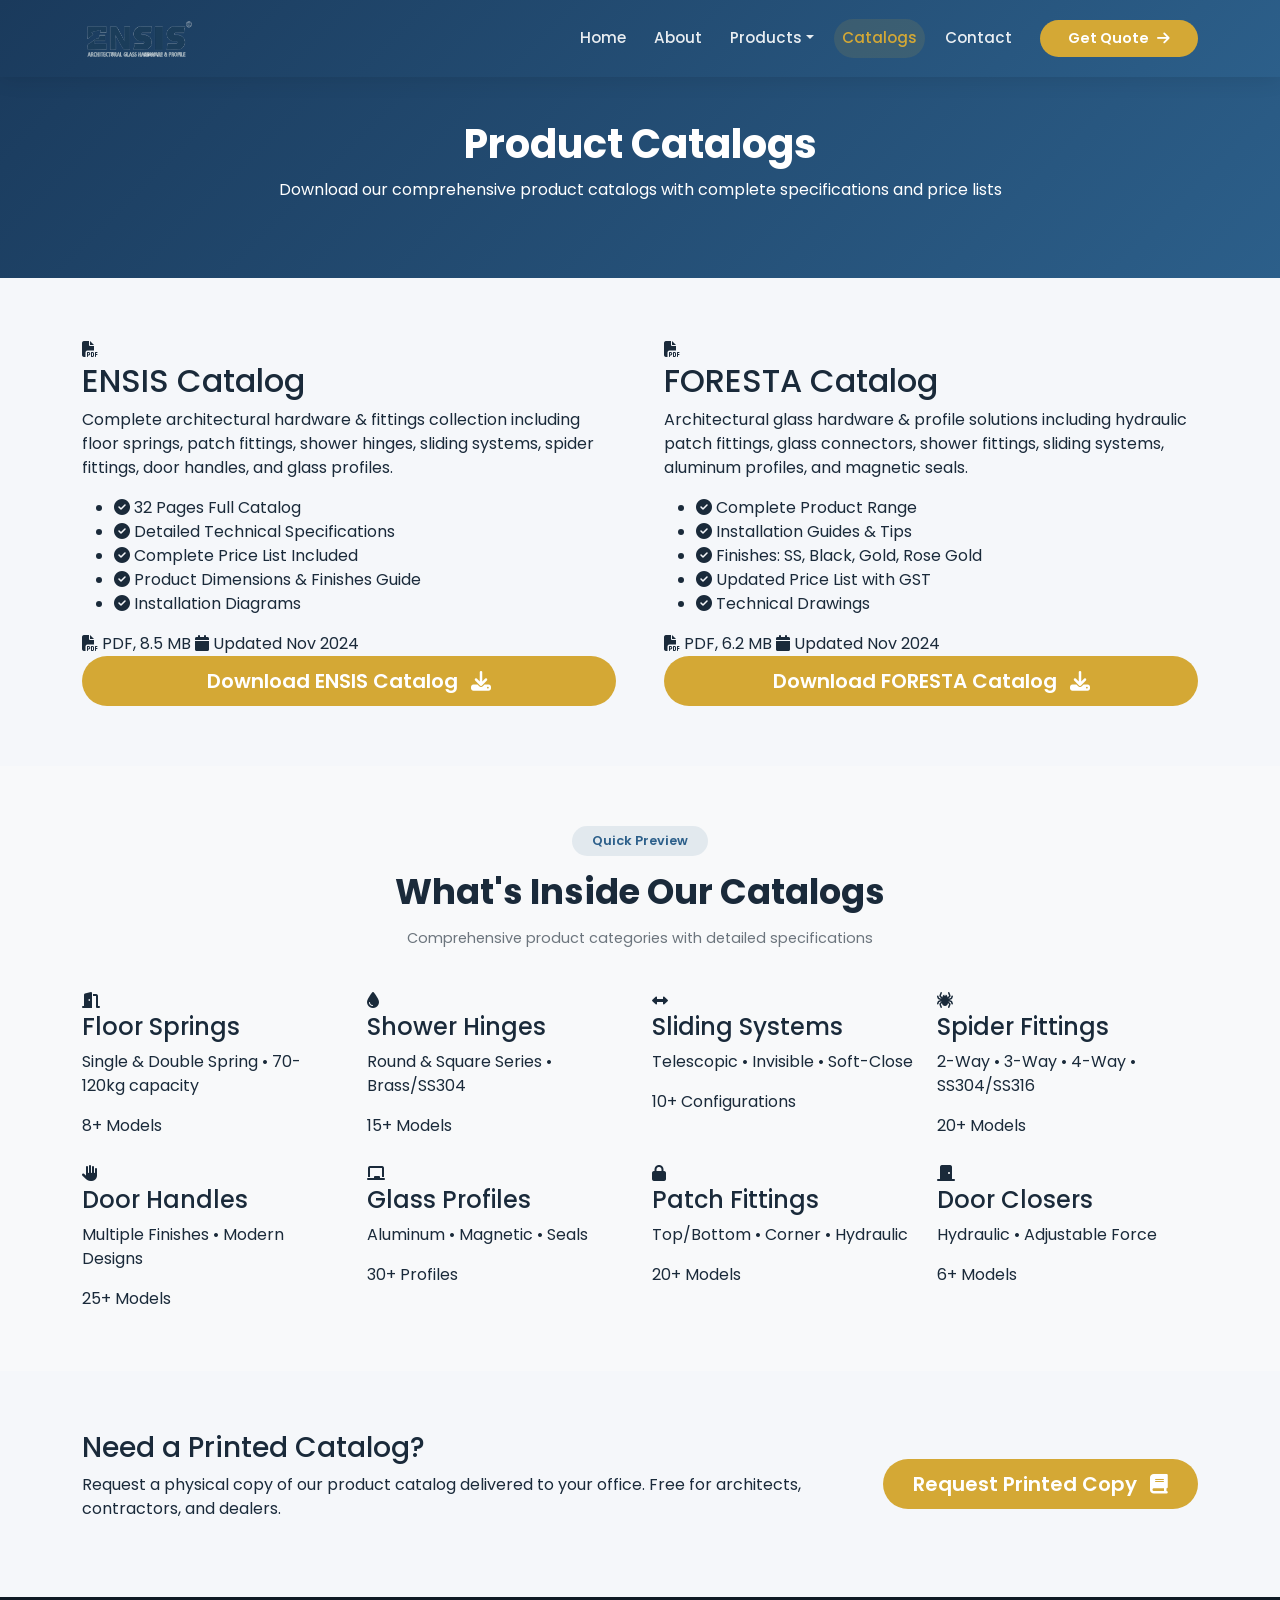
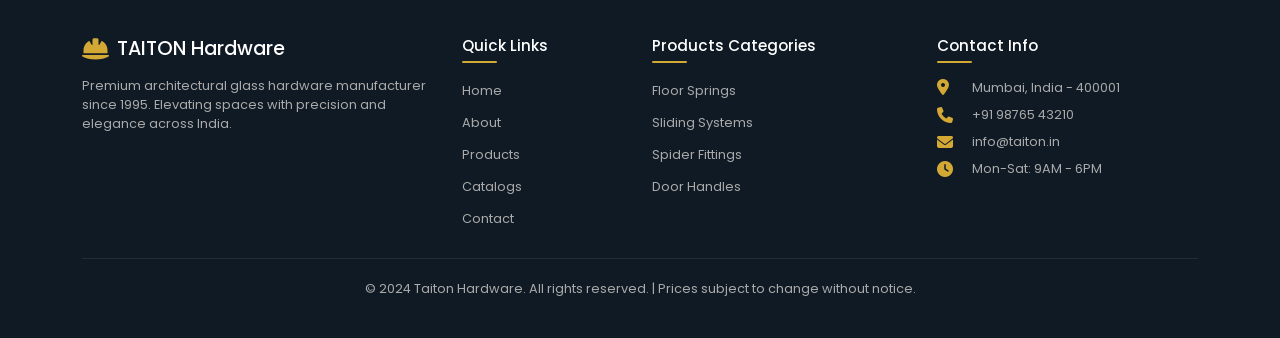
<file: catalog.html>
<!DOCTYPE html>
<html lang="en">

<head>
    <meta charset="UTF-8">
    <meta name="viewport" content="width=device-width, initial-scale=1.0">
    <title>Taiton Hardware - Catalogs | Download Product Catalogs</title>
    <link href="https://cdn.jsdelivr.net/npm/bootstrap@5.3.0/dist/css/bootstrap.min.css" rel="stylesheet">
    <link rel="stylesheet" href="https://cdnjs.cloudflare.com/ajax/libs/font-awesome/6.4.0/css/all.min.css">
    <link href="https://fonts.googleapis.com/css2?family=Poppins:wght@300;400;500;600;700;800&display=swap"
        rel="stylesheet">
    <link href="https://unpkg.com/aos@2.3.1/dist/aos.css" rel="stylesheet">
    <link rel="stylesheet" href="css/header-footer.css">
    <link rel="stylesheet" href="css/style.css">
</head>

<body>

    <nav class="navbar navbar-expand-lg navbar-dark fixed-top" id="mainNavbar">
        <div class="container">
            <a class="navbar-brand-logo" href="index.html">
                <img src="./images/logo.png" alt="ENGIS Hardware">
                <span class="brand-text"></span>
            </a>
            <button class="navbar-toggler" type="button" data-bs-toggle="collapse" data-bs-target="#navbarNav"><span
                    class="navbar-toggler-icon"></span></button>
            <div class="collapse navbar-collapse" id="navbarNav">
                <ul class="navbar-nav ms-auto">
                    <li class="nav-item"><a class="nav-link" href="index.html">Home</a></li>
                    <li class="nav-item"><a class="nav-link" href="about.html">About</a></li>
                    <li class="nav-item dropdown"><a class="nav-link dropdown-toggle" href="#" role="button"
                            data-bs-toggle="dropdown">Products</a>
                        <ul class="dropdown-menu large-dropdown">
                            <li><a class="dropdown-item" href="products.html#floor-springs">Floor Springs & Hydraulic
                                    Hinges</a></li>
                            <li><a class="dropdown-item" href="products.html#patch-fittings">Patch Fittings &
                                    Accessories</a></li>
                            <li><a class="dropdown-item" href="products.html#shower-hinges">Shower Hinges & Hardware</a>
                            </li>
                            <li><a class="dropdown-item" href="products.html#sliding-systems">Sliding Door Systems</a>
                            </li>
                            <li><a class="dropdown-item" href="products.html#spider-fittings">Spider Fittings</a></li>
                            <li><a class="dropdown-item" href="products.html#door-handles">Door Handles & Locks</a></li>
                            <li><a class="dropdown-item" href="products.html#glass-profiles">Glass Profiles & Seals</a>
                            </li>
                        </ul>
                    </li>
                    <li class="nav-item"><a class="nav-link active" href="catalog.html">Catalogs</a></li>
                    <li class="nav-item"><a class="nav-link" href="contact.html">Contact</a></li>
                </ul>
                <a href="contact.html" class="btn btn-quote ms-lg-3">Get Quote <i class="fas fa-arrow-right"></i></a>
            </div>
        </div>
    </nav>

    <section class="page-header">
        <div class="container">
            <h1 data-aos="fade-up">Product Catalogs</h1>
            <p data-aos="fade-up" data-aos-delay="100">Download our comprehensive product catalogs with complete
                specifications and price lists</p>
        </div>
    </section>

    <section class="catalogs-main-section">
        <div class="container">
            <div class="row g-5">
                <div class="col-md-6" data-aos="fade-up">
                    <div class="catalog-download-card">
                        <div class="catalog-icon"><i class="fas fa-file-pdf"></i></div>
                        <h2>ENSIS Catalog</h2>
                        <p class="catalog-desc">Complete architectural hardware & fittings collection including floor
                            springs, patch fittings, shower hinges, sliding systems, spider fittings, door handles, and
                            glass profiles.</p>
                        <ul class="catalog-features">
                            <li><i class="fas fa-check-circle"></i> 32 Pages Full Catalog</li>
                            <li><i class="fas fa-check-circle"></i> Detailed Technical Specifications</li>
                            <li><i class="fas fa-check-circle"></i> Complete Price List Included</li>
                            <li><i class="fas fa-check-circle"></i> Product Dimensions & Finishes Guide</li>
                            <li><i class="fas fa-check-circle"></i> Installation Diagrams</li>
                        </ul>
                        <div class="catalog-meta">
                            <span><i class="fas fa-file-pdf"></i> PDF, 8.5 MB</span>
                            <span><i class="fas fa-calendar"></i> Updated Nov 2024</span>
                        </div>
                        <a href="#" class="btn btn-primary btn-lg w-100">Download ENSIS Catalog <i
                                class="fas fa-download ms-2"></i></a>
                    </div>
                </div>
                <div class="col-md-6" data-aos="fade-up" data-aos-delay="100">
                    <div class="catalog-download-card">
                        <div class="catalog-icon"><i class="fas fa-file-pdf"></i></div>
                        <h2>FORESTA Catalog</h2>
                        <p class="catalog-desc">Architectural glass hardware & profile solutions including hydraulic
                            patch fittings, glass connectors, shower fittings, sliding systems, aluminum profiles, and
                            magnetic seals.</p>
                        <ul class="catalog-features">
                            <li><i class="fas fa-check-circle"></i> Complete Product Range</li>
                            <li><i class="fas fa-check-circle"></i> Installation Guides & Tips</li>
                            <li><i class="fas fa-check-circle"></i> Finishes: SS, Black, Gold, Rose Gold</li>
                            <li><i class="fas fa-check-circle"></i> Updated Price List with GST</li>
                            <li><i class="fas fa-check-circle"></i> Technical Drawings</li>
                        </ul>
                        <div class="catalog-meta">
                            <span><i class="fas fa-file-pdf"></i> PDF, 6.2 MB</span>
                            <span><i class="fas fa-calendar"></i> Updated Nov 2024</span>
                        </div>
                        <a href="#" class="btn btn-primary btn-lg w-100">Download FORESTA Catalog <i
                                class="fas fa-download ms-2"></i></a>
                    </div>
                </div>
            </div>
        </div>
    </section>

    <section class="catalog-preview bg-light">
        <div class="container">
            <div class="section-header text-center" data-aos="fade-up">
                <span class="section-subtitle">Quick Preview</span>
                <h2 class="section-title">What's Inside Our Catalogs</h2>
                <p class="section-desc">Comprehensive product categories with detailed specifications</p>
            </div>
            <div class="row g-4">
                <div class="col-lg-3 col-md-6" data-aos="fade-up">
                    <div class="preview-card">
                        <div class="preview-icon"><i class="fas fa-door-open"></i></div>
                        <h4>Floor Springs</h4>
                        <p>Single & Double Spring • 70-120kg capacity</p><span class="preview-count">8+ Models</span>
                    </div>
                </div>
                <div class="col-lg-3 col-md-6" data-aos="fade-up" data-aos-delay="50">
                    <div class="preview-card">
                        <div class="preview-icon"><i class="fas fa-tint"></i></div>
                        <h4>Shower Hinges</h4>
                        <p>Round & Square Series • Brass/SS304</p><span class="preview-count">15+ Models</span>
                    </div>
                </div>
                <div class="col-lg-3 col-md-6" data-aos="fade-up" data-aos-delay="100">
                    <div class="preview-card">
                        <div class="preview-icon"><i class="fas fa-arrows-alt-h"></i></div>
                        <h4>Sliding Systems</h4>
                        <p>Telescopic • Invisible • Soft-Close</p><span class="preview-count">10+ Configurations</span>
                    </div>
                </div>
                <div class="col-lg-3 col-md-6" data-aos="fade-up" data-aos-delay="150">
                    <div class="preview-card">
                        <div class="preview-icon"><i class="fas fa-spider"></i></div>
                        <h4>Spider Fittings</h4>
                        <p>2-Way • 3-Way • 4-Way • SS304/SS316</p><span class="preview-count">20+ Models</span>
                    </div>
                </div>
                <div class="col-lg-3 col-md-6" data-aos="fade-up" data-aos-delay="200">
                    <div class="preview-card">
                        <div class="preview-icon"><i class="fas fa-hand-paper"></i></div>
                        <h4>Door Handles</h4>
                        <p>Multiple Finishes • Modern Designs</p><span class="preview-count">25+ Models</span>
                    </div>
                </div>
                <div class="col-lg-3 col-md-6" data-aos="fade-up" data-aos-delay="250">
                    <div class="preview-card">
                        <div class="preview-icon"><i class="fas fa-chalkboard"></i></div>
                        <h4>Glass Profiles</h4>
                        <p>Aluminum • Magnetic • Seals</p><span class="preview-count">30+ Profiles</span>
                    </div>
                </div>
                <div class="col-lg-3 col-md-6" data-aos="fade-up" data-aos-delay="300">
                    <div class="preview-card">
                        <div class="preview-icon"><i class="fas fa-lock"></i></div>
                        <h4>Patch Fittings</h4>
                        <p>Top/Bottom • Corner • Hydraulic</p><span class="preview-count">20+ Models</span>
                    </div>
                </div>
                <div class="col-lg-3 col-md-6" data-aos="fade-up" data-aos-delay="350">
                    <div class="preview-card">
                        <div class="preview-icon"><i class="fas fa-door-closed"></i></div>
                        <h4>Door Closers</h4>
                        <p>Hydraulic • Adjustable Force</p><span class="preview-count">6+ Models</span>
                    </div>
                </div>
            </div>
        </div>
    </section>

    <section class="catalog-request">
        <div class="container">
            <div class="request-card" data-aos="fade-up">
                <div class="row align-items-center">
                    <div class="col-lg-8">
                        <h3>Need a Printed Catalog?</h3>
                        <p>Request a physical copy of our product catalog delivered to your office. Free for architects,
                            contractors, and dealers.</p>
                    </div>
                    <div class="col-lg-4 text-lg-end">
                        <a href="contact.html" class="btn btn-primary btn-lg">Request Printed Copy <i
                                class="fas fa-book ms-2"></i></a>
                    </div>
                </div>
            </div>
        </div>
    </section>

    <footer class="footer">
        <div class="container">
            <div class="row">
                <div class="col-lg-4">
                    <div class="footer-logo"><i class="fas fa-hard-hat"></i>
                        <h3>TAITON Hardware</h3>
                    </div>
                    <p>Premium architectural glass hardware manufacturer since 1995. Elevating spaces with precision and
                        elegance across India.</p>
                </div>
                <div class="col-lg-2">
                    <h4>Quick Links</h4>
                    <ul>
                        <li><a href="index.html">Home</a></li>
                        <li><a href="about.html">About</a></li>
                        <li><a href="products.html">Products</a></li>
                        <li><a href="catalog.html">Catalogs</a></li>
                        <li><a href="contact.html">Contact</a></li>
                    </ul>
                </div>
                <div class="col-lg-3">
                    <h4>Products Categories</h4>
                    <ul>
                        <li><a href="products.html#floor-springs">Floor Springs</a></li>
                        <li><a href="products.html#sliding-systems">Sliding Systems</a></li>
                        <li><a href="products.html#spider-fittings">Spider Fittings</a></li>
                        <li><a href="products.html#door-handles">Door Handles</a></li>
                    </ul>
                </div>
                <div class="col-lg-3">
                    <h4>Contact Info</h4>
                    <ul class="contact-list">
                        <li><i class="fas fa-map-marker-alt"></i> Mumbai, India - 400001</li>
                        <li><i class="fas fa-phone"></i> +91 98765 43210</li>
                        <li><i class="fas fa-envelope"></i> info@taiton.in</li>
                        <li><i class="fas fa-clock"></i> Mon-Sat: 9AM - 6PM</li>
                    </ul>
                </div>
            </div>
            <div class="footer-bottom">
                <p>&copy; 2024 Taiton Hardware. All rights reserved. | Prices subject to change without notice.</p>
            </div>
        </div>
    </footer>

    <script src="https://cdn.jsdelivr.net/npm/bootstrap@5.3.0/dist/js/bootstrap.bundle.min.js"></script>
    <script src="https://unpkg.com/aos@2.3.1/dist/aos.js"></script>
    <script src="js/main.js"></script>
</body>

</html>
</file>
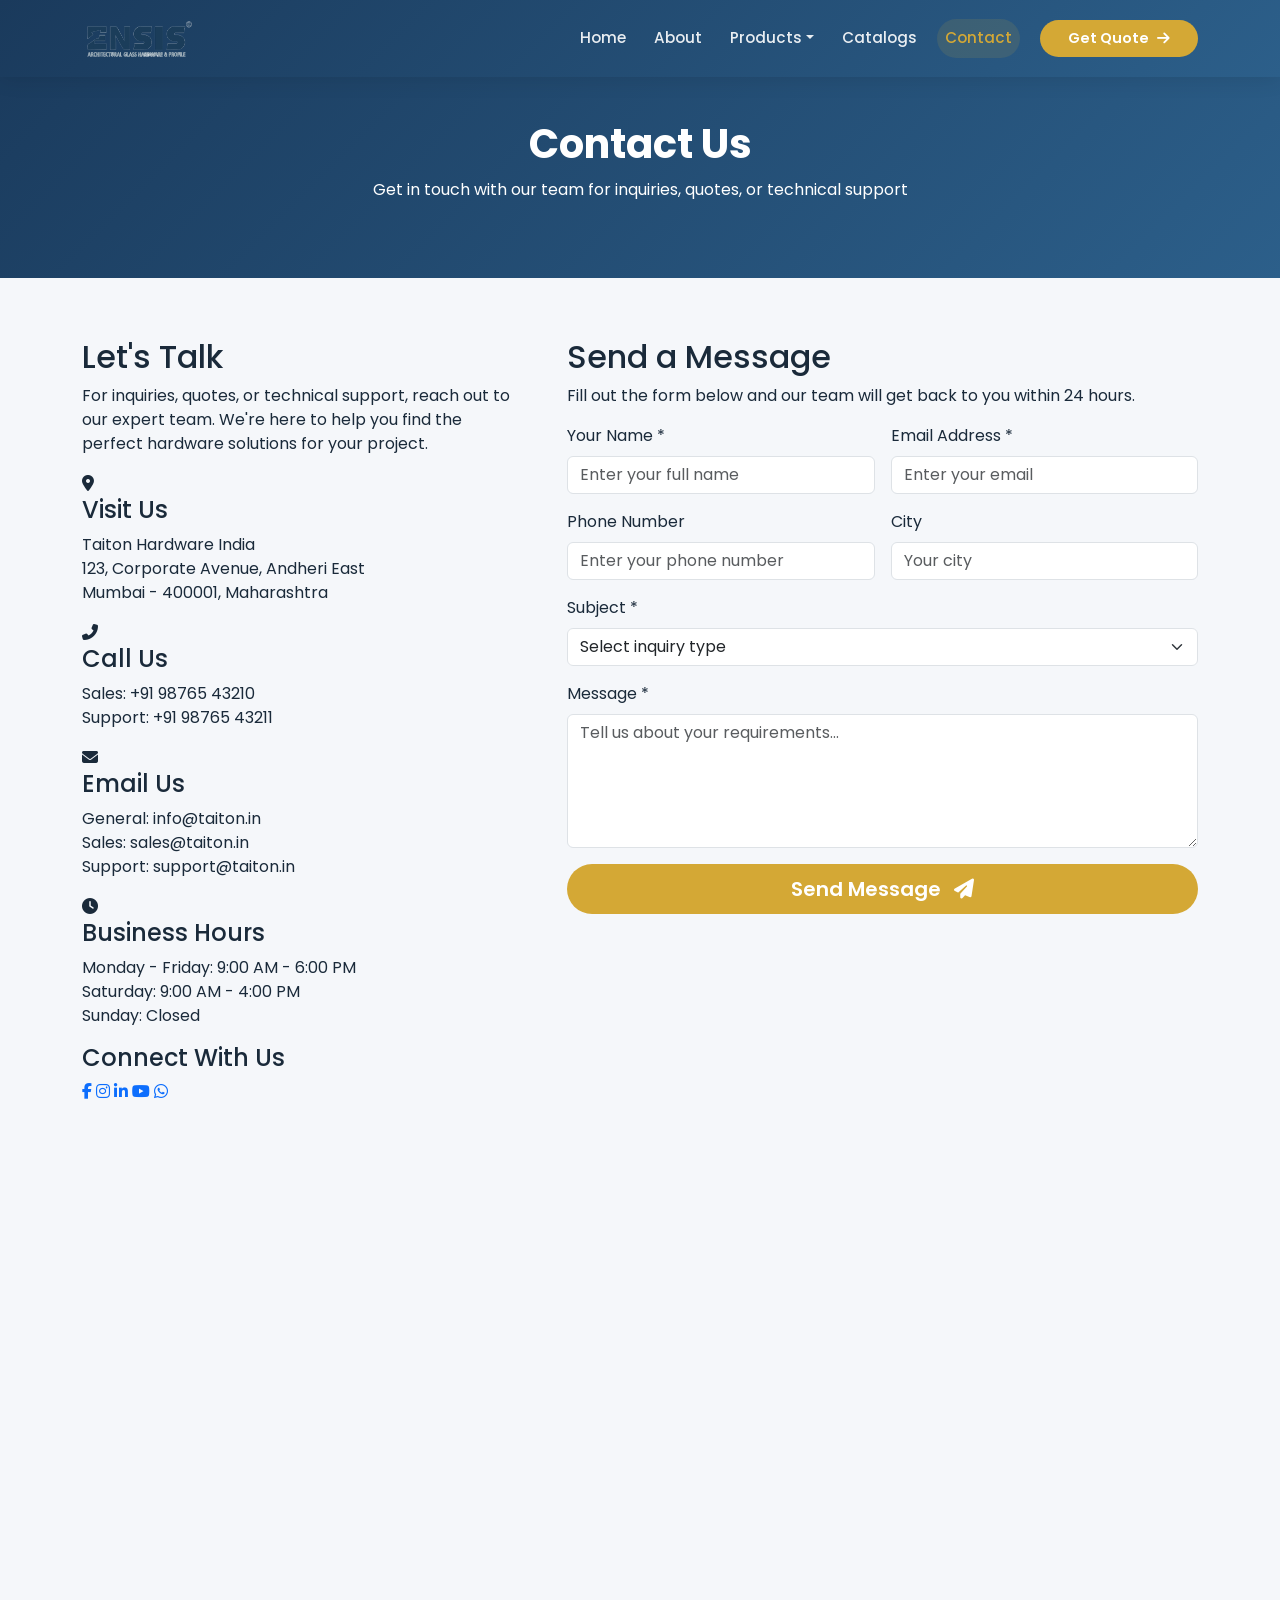
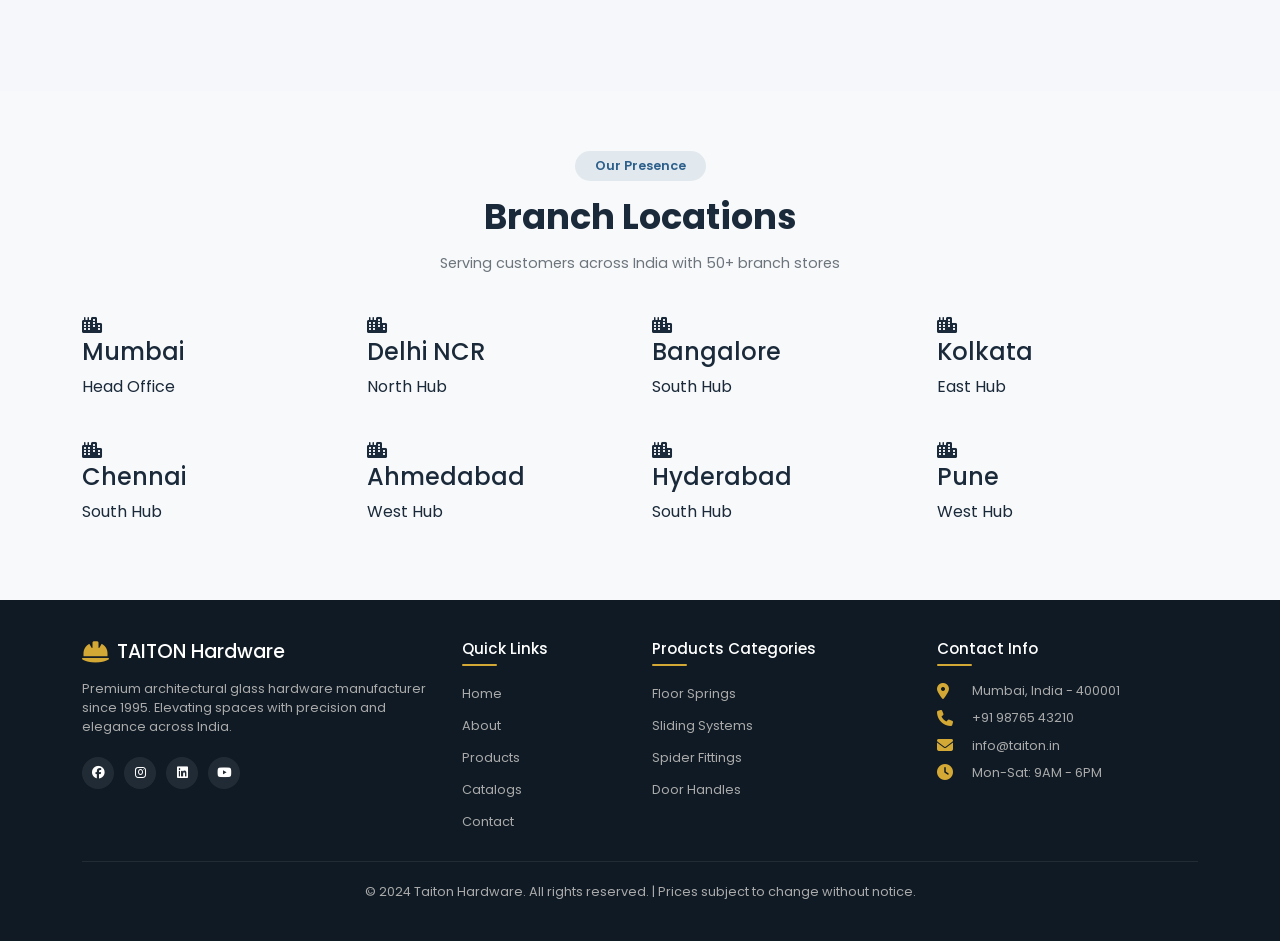
<file: contact.html>
<!DOCTYPE html>
<html lang="en">

<head>
    <meta charset="UTF-8">
    <meta name="viewport" content="width=device-width, initial-scale=1.0">
    <title>Taiton Hardware - Contact Us | Get Quote for Glass Hardware</title>
    <link href="https://cdn.jsdelivr.net/npm/bootstrap@5.3.0/dist/css/bootstrap.min.css" rel="stylesheet">
    <link rel="stylesheet" href="https://cdnjs.cloudflare.com/ajax/libs/font-awesome/6.4.0/css/all.min.css">
    <link href="https://fonts.googleapis.com/css2?family=Poppins:wght@300;400;500;600;700;800&display=swap"
        rel="stylesheet">
    <link href="https://unpkg.com/aos@2.3.1/dist/aos.css" rel="stylesheet">
    <link rel="stylesheet" href="css/header-footer.css">
    <link rel="stylesheet" href="css/style.css">
</head>

<body>

    <nav class="navbar navbar-expand-lg navbar-dark fixed-top" id="mainNavbar">
        <div class="container">
            <a class="navbar-brand-logo" href="index.html">
                <img src="./images/logo.png" alt="ENGIS Hardware">
                <span class="brand-text"></span>
            </a>
            <button class="navbar-toggler" type="button" data-bs-toggle="collapse" data-bs-target="#navbarNav"><span
                    class="navbar-toggler-icon"></span></button>
            <div class="collapse navbar-collapse" id="navbarNav">
                <ul class="navbar-nav ms-auto">
                    <li class="nav-item"><a class="nav-link" href="index.html">Home</a></li>
                    <li class="nav-item"><a class="nav-link" href="about.html">About</a></li>
                    <li class="nav-item dropdown"><a class="nav-link dropdown-toggle" href="#" role="button"
                            data-bs-toggle="dropdown">Products</a>
                        <ul class="dropdown-menu large-dropdown">
                            <li><a class="dropdown-item" href="products.html#floor-springs">Floor Springs & Hydraulic
                                    Hinges</a></li>
                            <li><a class="dropdown-item" href="products.html#patch-fittings">Patch Fittings &
                                    Accessories</a></li>
                            <li><a class="dropdown-item" href="products.html#shower-hinges">Shower Hinges & Hardware</a>
                            </li>
                            <li><a class="dropdown-item" href="products.html#sliding-systems">Sliding Door Systems</a>
                            </li>
                            <li><a class="dropdown-item" href="products.html#spider-fittings">Spider Fittings</a></li>
                            <li><a class="dropdown-item" href="products.html#door-handles">Door Handles & Locks</a></li>
                            <li><a class="dropdown-item" href="products.html#glass-profiles">Glass Profiles & Seals</a>
                            </li>
                            <li><a class="dropdown-item" href="products.html#door-closers">Door Closers</a></li>
                            <li><a class="dropdown-item" href="products.html#glass-railing">Glass Railing Systems</a>
                            </li>
                            <li><a class="dropdown-item" href="products.html#miscellaneous">Miscellaneous Hardware</a>
                            </li>
                        </ul>
                    </li>
                    <li class="nav-item"><a class="nav-link" href="catalog.html">Catalogs</a></li>
                    <li class="nav-item"><a class="nav-link active" href="contact.html">Contact</a></li>
                </ul>
                <a href="contact.html" class="btn btn-quote ms-lg-3">Get Quote <i class="fas fa-arrow-right"></i></a>
            </div>
        </div>
    </nav>

    <section class="page-header">
        <div class="container">
            <h1 data-aos="fade-up">Contact Us</h1>
            <p data-aos="fade-up" data-aos-delay="100">Get in touch with our team for inquiries, quotes, or technical
                support</p>
        </div>
    </section>

    <section class="contact-page-section">
        <div class="container">
            <div class="row g-5">
                <div class="col-lg-5" data-aos="fade-right">
                    <div class="contact-info-card">
                        <h2>Let's Talk</h2>
                        <p>For inquiries, quotes, or technical support, reach out to our expert team. We're here to help
                            you find the perfect hardware solutions for your project.</p>

                        <div class="contact-info">
                            <i class="fas fa-map-marker-alt"></i>
                            <div>
                                <h4>Visit Us</h4>
                                <p>Taiton Hardware India<br>123, Corporate Avenue, Andheri East<br>Mumbai - 400001,
                                    Maharashtra</p>
                            </div>
                        </div>

                        <div class="contact-info">
                            <i class="fas fa-phone-alt"></i>
                            <div>
                                <h4>Call Us</h4>
                                <p>Sales: +91 98765 43210<br>Support: +91 98765 43211</p>
                            </div>
                        </div>

                        <div class="contact-info">
                            <i class="fas fa-envelope"></i>
                            <div>
                                <h4>Email Us</h4>
                                <p>General: info@taiton.in<br>Sales: sales@taiton.in<br>Support: support@taiton.in</p>
                            </div>
                        </div>

                        <div class="contact-info">
                            <i class="fas fa-clock"></i>
                            <div>
                                <h4>Business Hours</h4>
                                <p>Monday - Friday: 9:00 AM - 6:00 PM<br>Saturday: 9:00 AM - 4:00 PM<br>Sunday: Closed
                                </p>
                            </div>
                        </div>

                        <div class="social-connect">
                            <h4>Connect With Us</h4>
                            <div class="social-links">
                                <a href="#"><i class="fab fa-facebook-f"></i></a>
                                <a href="#"><i class="fab fa-instagram"></i></a>
                                <a href="#"><i class="fab fa-linkedin-in"></i></a>
                                <a href="#"><i class="fab fa-youtube"></i></a>
                                <a href="#"><i class="fab fa-whatsapp"></i></a>
                            </div>
                        </div>
                    </div>
                </div>

                <div class="col-lg-7" data-aos="fade-left">
                    <div class="contact-form-card">
                        <h2>Send a Message</h2>
                        <p>Fill out the form below and our team will get back to you within 24 hours.</p>

                        <form id="contactForm">
                            <div class="row g-3">
                                <div class="col-md-6">
                                    <label class="form-label">Your Name *</label>
                                    <input type="text" class="form-control" placeholder="Enter your full name" required>
                                </div>
                                <div class="col-md-6">
                                    <label class="form-label">Email Address *</label>
                                    <input type="email" class="form-control" placeholder="Enter your email" required>
                                </div>
                                <div class="col-md-6">
                                    <label class="form-label">Phone Number</label>
                                    <input type="tel" class="form-control" placeholder="Enter your phone number">
                                </div>
                                <div class="col-md-6">
                                    <label class="form-label">City</label>
                                    <input type="text" class="form-control" placeholder="Your city">
                                </div>
                                <div class="col-12">
                                    <label class="form-label">Subject *</label>
                                    <select class="form-select" required>
                                        <option value="">Select inquiry type</option>
                                        <option>Product Inquiry</option>
                                        <option>Get Quote</option>
                                        <option>Technical Support</option>
                                        <option>Bulk Order</option>
                                        <option>Distributor Enquiry</option>
                                        <option>Other</option>
                                    </select>
                                </div>
                                <div class="col-12">
                                    <label class="form-label">Message *</label>
                                    <textarea class="form-control" rows="5"
                                        placeholder="Tell us about your requirements..." required></textarea>
                                </div>
                                <div class="col-12">
                                    <button type="submit" class="btn btn-primary btn-lg w-100">Send Message <i
                                            class="fas fa-paper-plane ms-2"></i></button>
                                </div>
                            </div>
                        </form>
                    </div>
                </div>
            </div>
        </div>
    </section>

    <section class="map-section">
        <div class="container">
            <div class="map-card">
                <iframe
                    src="https://www.google.com/maps/embed?pb=!1m18!1m12!1m3!1d3770.2489854769475!2d72.877770!3d19.076090!2m3!1f0!2f0!3f0!3m2!1i1024!2i768!4f13.1!3m3!1m2!1s0x3be7c630e3c7d4b1%3A0x9e3c7d4b1c7d4b1!2sMumbai!5e0!3m2!1sen!2sin!4v1700000000000!5m2!1sen!2sin"
                    width="100%" height="400" style="border:0; border-radius: 20px;" allowfullscreen=""
                    loading="lazy"></iframe>
            </div>
        </div>
    </section>

    <section class="branch-section bg-light">
        <div class="container">
            <div class="section-header text-center" data-aos="fade-up">
                <span class="section-subtitle">Our Presence</span>
                <h2 class="section-title">Branch Locations</h2>
                <p class="section-desc">Serving customers across India with 50+ branch stores</p>
            </div>
            <div class="row g-4">
                <div class="col-md-3 col-6" data-aos="fade-up">
                    <div class="branch-card"><i class="fas fa-city"></i>
                        <h4>Mumbai</h4>
                        <p>Head Office</p>
                    </div>
                </div>
                <div class="col-md-3 col-6" data-aos="fade-up" data-aos-delay="50">
                    <div class="branch-card"><i class="fas fa-city"></i>
                        <h4>Delhi NCR</h4>
                        <p>North Hub</p>
                    </div>
                </div>
                <div class="col-md-3 col-6" data-aos="fade-up" data-aos-delay="100">
                    <div class="branch-card"><i class="fas fa-city"></i>
                        <h4>Bangalore</h4>
                        <p>South Hub</p>
                    </div>
                </div>
                <div class="col-md-3 col-6" data-aos="fade-up" data-aos-delay="150">
                    <div class="branch-card"><i class="fas fa-city"></i>
                        <h4>Kolkata</h4>
                        <p>East Hub</p>
                    </div>
                </div>
                <div class="col-md-3 col-6" data-aos="fade-up" data-aos-delay="200">
                    <div class="branch-card"><i class="fas fa-city"></i>
                        <h4>Chennai</h4>
                        <p>South Hub</p>
                    </div>
                </div>
                <div class="col-md-3 col-6" data-aos="fade-up" data-aos-delay="250">
                    <div class="branch-card"><i class="fas fa-city"></i>
                        <h4>Ahmedabad</h4>
                        <p>West Hub</p>
                    </div>
                </div>
                <div class="col-md-3 col-6" data-aos="fade-up" data-aos-delay="300">
                    <div class="branch-card"><i class="fas fa-city"></i>
                        <h4>Hyderabad</h4>
                        <p>South Hub</p>
                    </div>
                </div>
                <div class="col-md-3 col-6" data-aos="fade-up" data-aos-delay="350">
                    <div class="branch-card"><i class="fas fa-city"></i>
                        <h4>Pune</h4>
                        <p>West Hub</p>
                    </div>
                </div>
            </div>
        </div>
    </section>

    <footer class="footer">
        <div class="container">
            <div class="row">
                <div class="col-lg-4">
                    <div class="footer-logo"><i class="fas fa-hard-hat"></i>
                        <h3>TAITON Hardware</h3>
                    </div>
                    <p>Premium architectural glass hardware manufacturer since 1995. Elevating spaces with precision and
                        elegance across India.</p>
                    <div class="footer-social"><a href="#"><i class="fab fa-facebook"></i></a><a href="#"><i
                                class="fab fa-instagram"></i></a><a href="#"><i class="fab fa-linkedin"></i></a><a
                            href="#"><i class="fab fa-youtube"></i></a></div>
                </div>
                <div class="col-lg-2">
                    <h4>Quick Links</h4>
                    <ul>
                        <li><a href="index.html">Home</a></li>
                        <li><a href="about.html">About</a></li>
                        <li><a href="products.html">Products</a></li>
                        <li><a href="catalog.html">Catalogs</a></li>
                        <li><a href="contact.html">Contact</a></li>
                    </ul>
                </div>
                <div class="col-lg-3">
                    <h4>Products Categories</h4>
                    <ul>
                        <li><a href="products.html#floor-springs">Floor Springs</a></li>
                        <li><a href="products.html#sliding-systems">Sliding Systems</a></li>
                        <li><a href="products.html#spider-fittings">Spider Fittings</a></li>
                        <li><a href="products.html#door-handles">Door Handles</a></li>
                    </ul>
                </div>
                <div class="col-lg-3">
                    <h4>Contact Info</h4>
                    <ul class="contact-list">
                        <li><i class="fas fa-map-marker-alt"></i> Mumbai, India - 400001</li>
                        <li><i class="fas fa-phone"></i> +91 98765 43210</li>
                        <li><i class="fas fa-envelope"></i> info@taiton.in</li>
                        <li><i class="fas fa-clock"></i> Mon-Sat: 9AM - 6PM</li>
                    </ul>
                </div>
            </div>
            <div class="footer-bottom">
                <p>&copy; 2024 Taiton Hardware. All rights reserved. | Prices subject to change without notice.</p>
            </div>
        </div>
    </footer>

    <script src="https://cdn.jsdelivr.net/npm/bootstrap@5.3.0/dist/js/bootstrap.bundle.min.js"></script>
    <script src="https://unpkg.com/aos@2.3.1/dist/aos.js"></script>
    <script src="js/main.js"></script>
</body>

</html>
</file>
<file: css/header-footer.css>
/* ==================== HEADER & FOOTER STYLES - TAITON/ENGIS HARDWARE ==================== */

/* ==================== NAVBAR STYLES ==================== */
#mainNavbar {
    background: linear-gradient(135deg, #1a3a5c 0%, #2c5f8a 100%);
    padding: 1rem 0;
    transition: all 0.3s ease;
    box-shadow: 0 2px 20px rgba(0, 0, 0, 0.1);
}

#mainNavbar .navbar-brand {
    display: flex;
    align-items: center;
    gap: 8px;
    text-decoration: none;
}

.brand-icon {
    font-size: 1.8rem;
    color: #d4a835;
}

.brand-text {
    font-size: 1.6rem;
    font-weight: 800;
    letter-spacing: 2px;
    color: white;
}

.brand-sub {
    font-size: 0.7rem;
    font-weight: 500;
    color: #d4a835;
    background: rgba(212, 168, 53, 0.15);
    padding: 2px 8px;
    border-radius: 20px;
    margin-left: 5px;
}

/* Logo image style */
.navbar-brand-logo {
    display: flex;
    align-items: center;
    gap: 10px;
    text-decoration: none;
}

.navbar-brand-logo img {
    height: 45px;
    width: auto;
}

.navbar-nav {
    gap: 0.25rem;
}

.navbar-nav .nav-link {
    color: rgba(255, 255, 255, 0.9);
    font-weight: 500;
    margin: 0 0.25rem;
    transition: all 0.3s;
    padding: 8px 18px;
    border-radius: 30px;
    font-size: 0.95rem;
}

.navbar-nav .nav-link:hover,
.navbar-nav .nav-link.active {
    color: #d4a835;
    background: rgba(212, 168, 53, 0.12);
}

.btn-quote {
    background: #d4a835;
    border: none;
    color: #fff;
    font-weight: 600;
    padding: 8px 28px;
    border-radius: 40px;
    transition: all 0.3s;
    text-decoration: none;
    display: inline-flex;
    align-items: center;
    gap: 8px;
    font-size: 0.9rem;
}

.btn-quote:hover {
    background: #c49b2e;
    transform: translateY(-2px);
    color: #fff;
    box-shadow: 0 5px 15px rgba(0, 0, 0, 0.2);
}

/* ==================== DROPDOWN MENU STYLES (DESKTOP) ==================== */
.dropdown-menu {
    background: #ffffff;
    border: none;
    border-radius: 16px;
    padding: 0.75rem 0;
    margin-top: 12px;
    box-shadow: 0 15px 35px rgba(0, 0, 0, 0.15);
    min-width: 220px;
    animation: fadeIn 0.2s ease;
}

@keyframes fadeIn {
    from {
        opacity: 0;
        transform: translateY(-10px);
    }

    to {
        opacity: 1;
        transform: translateY(0);
    }
}

.dropdown-item {
    color: #1a2a3a;
    padding: 0.6rem 1.8rem;
    transition: all 0.2s;
    font-size: 0.9rem;
    font-weight: 500;
}

.dropdown-item:hover {
    background: rgba(44, 95, 138, 0.08);
    color: #2c5f8a;
    padding-left: 2rem;
}

/* ==================== MEGA MENU STYLES (DESKTOP) ==================== */
.mega-menu {
    width: 780px;
    padding: 20px 25px;
    left: auto;
    right: auto;
    background: #ffffff;
    border-radius: 20px;
}

.mega-title {
    color: #2c5f8a;
    font-size: 0.9rem;
    font-weight: 700;
    margin-bottom: 12px;
    padding-bottom: 8px;
    border-bottom: 2px solid #d4a835;
    display: inline-block;
}

.mega-menu .dropdown-item {
    padding: 6px 0;
    font-size: 0.85rem;
    color: #4a5568;
    background: transparent;
}

.mega-menu .dropdown-item:hover {
    background: transparent;
    color: #2c5f8a;
    padding-left: 8px;
}

/* ==================== MOBILE STYLES (PERFECT DROPDOWN) ==================== */
@media (max-width: 991.98px) {

    /* Navbar container */
    #mainNavbar {
        padding: 0.8rem 0;
    }

    .navbar-brand {
        z-index: 1001;
    }

    .brand-text {
        font-size: 1.3rem;
    }

    .brand-icon {
        font-size: 1.5rem;
    }

    .brand-sub {
        font-size: 0.6rem;
    }

    /* Toggle button */
    .navbar-toggler {
        border: none;
        padding: 8px 12px;
        outline: none;
        box-shadow: none;
    }

    .navbar-toggler:focus {
        box-shadow: none;
    }

    .navbar-toggler-icon {
        background-image: url("data:image/svg+xml,%3csvg xmlns='http://www.w3.org/2000/svg' viewBox='0 0 30 30'%3e%3cpath stroke='rgba(255,255,255,0.9)' stroke-linecap='round' stroke-miterlimit='10' stroke-width='2' d='M4 7h22M4 15h22M4 23h22'/%3e%3c/svg%3e");
    }

    /* Collapsible menu */
    .navbar-collapse {
        background: linear-gradient(135deg, #1a3a5c 0%, #2c5f8a 100%);
        position: absolute;
        top: 100%;
        left: 0;
        right: 0;
        padding: 20px;
        border-radius: 0 0 20px 20px;
        max-height: calc(100vh - 70px);
        overflow-y: auto;
        box-shadow: 0 20px 40px rgba(0, 0, 0, 0.2);
        transition: all 0.3s ease;
    }

    /* Nav items */
    .navbar-nav {
        margin: 0;
        gap: 8px;
    }

    .navbar-nav .nav-link {
        padding: 12px 16px;
        border-radius: 12px;
        font-size: 1rem;
    }

    /* Dropdown toggle styling */
    .dropdown-toggle {
        display: flex;
        justify-content: space-between;
        align-items: center;
    }

    .dropdown-toggle::after {
        content: '\f078';
        font-family: 'Font Awesome 6 Free';
        font-weight: 900;
        border: none;
        margin-left: auto;
        font-size: 0.75rem;
        transition: transform 0.3s ease;
    }

    .dropdown-toggle.show::after {
        transform: rotate(180deg);
    }

    /* Dropdown menu container */
    .dropdown-menu {
        position: static !important;
        width: 100% !important;
        background: rgba(255, 255, 255, 0.08) !important;
        backdrop-filter: blur(10px);
        border: 1px solid rgba(255, 255, 255, 0.15) !important;
        border-radius: 14px !important;
        margin-top: 8px !important;
        margin-bottom: 8px !important;
        padding: 10px !important;
        box-shadow: none !important;
        display: none !important;
        animation: none !important;
    }

    .dropdown-menu.show {
        display: block !important;
    }

    /* Dropdown items */
    .dropdown-item {
        color: rgba(255, 255, 255, 0.9) !important;
        padding: 10px 16px !important;
        border-radius: 10px !important;
        font-size: 0.9rem !important;
    }

    .dropdown-item:hover {
        background: rgba(212, 168, 53, 0.2) !important;
        color: #d4a835 !important;
    }

    /* Mega menu mobile */
    .mega-menu {
        width: 100% !important;
        padding: 15px !important;
        background: rgba(255, 255, 255, 0.08) !important;
        backdrop-filter: blur(10px);
        border: 1px solid rgba(255, 255, 255, 0.15) !important;
        border-radius: 14px !important;
        display: none !important;
        box-shadow: none !important;
    }

    .mega-menu.show {
        display: block !important;
    }

    .mega-menu .row {
        display: flex !important;
        flex-direction: column !important;
        gap: 15px !important;
        margin: 0 !important;
    }

    .mega-menu .col-md-3 {
        width: 100% !important;
        padding: 0 !important;
        margin-bottom: 5px !important;
    }

    .mega-title {
        color: #d4a835 !important;
        font-size: 0.9rem !important;
        font-weight: 700 !important;
        margin-bottom: 10px !important;
        padding-bottom: 6px !important;
        border-bottom: 1px solid rgba(212, 168, 53, 0.5) !important;
        display: inline-block !important;
        background: transparent !important;
    }

    .mega-menu .dropdown-item {
        padding: 8px 12px !important;
        font-size: 0.85rem !important;
        color: rgba(255, 255, 255, 0.85) !important;
        border-radius: 8px !important;
    }

    .mega-menu .dropdown-item:hover {
        background: rgba(212, 168, 53, 0.15) !important;
        color: #d4a835 !important;
        padding-left: 18px !important;
    }

    /* Quote button on mobile */
    .btn-quote {
        margin-top: 15px;
        margin-bottom: 10px;
        width: 100%;
        justify-content: center;
        background: #d4a835;
        color: #fff;
    }

    .btn-quote:hover {
        background: #c49b2e;
        transform: none;
    }
}

/* ==================== TABLET STYLES (2 columns for mega menu) ==================== */
@media (min-width: 768px) and (max-width: 991.98px) {
    .mega-menu .row {
        display: grid !important;
        grid-template-columns: repeat(2, 1fr) !important;
        gap: 15px !important;
    }

    .mega-menu .col-md-3 {
        width: 100% !important;
    }
}

/* ==================== SMALL MOBILE STYLES ==================== */
@media (max-width: 576px) {
    .brand-text {
        font-size: 1.1rem;
    }

    .brand-icon {
        font-size: 1.3rem;
    }

    .brand-sub {
        font-size: 0.55rem;
        padding: 1px 6px;
    }

    .navbar-nav .nav-link {
        padding: 10px 14px;
        font-size: 0.9rem;
    }

    .mega-menu {
        padding: 12px !important;
    }

    .mega-title {
        font-size: 0.85rem !important;
    }

    .mega-menu .dropdown-item {
        padding: 6px 10px !important;
        font-size: 0.8rem !important;
    }

    .btn-quote {
        padding: 10px 20px;
        font-size: 0.85rem;
    }
}

/* ==================== FOOTER STYLES ==================== */
.footer {
    background: #0f1a24;
    color: #aaa;
    padding: 60px 0 20px;
    margin-top: 0;
}

.footer-logo {
    display: flex;
    align-items: center;
    gap: 10px;
    margin-bottom: 20px;
}

.footer-logo i {
    font-size: 2rem;
    color: #d4a835;
}

.footer-logo img {
    height: 45px;
    width: auto;
}

.footer-logo h3 {
    margin-bottom: 0;
    font-size: 1.5rem;
    color: white;
}

.footer p {
    line-height: 1.6;
    margin-bottom: 20px;
}

.footer h4 {
    color: white;
    font-size: 1.1rem;
    margin-bottom: 20px;
    position: relative;
    padding-bottom: 10px;
}

.footer h4:after {
    content: '';
    position: absolute;
    bottom: 0;
    left: 0;
    width: 40px;
    height: 3px;
    background: #d4a835;
    border-radius: 3px;
}

.footer ul {
    list-style: none;
    padding: 0;
    margin: 0;
}

.footer ul li {
    margin-bottom: 10px;
}

.footer ul li a {
    color: #aaa;
    text-decoration: none;
    transition: all 0.3s;
    font-size: 0.9rem;
    display: inline-block;
}

.footer ul li a:hover {
    color: #d4a835;
    transform: translateX(5px);
}

.contact-list li {
    display: flex;
    align-items: center;
    gap: 12px;
    margin-bottom: 12px;
}

.contact-list li i {
    width: 28px;
    color: #d4a835;
    font-size: 1rem;
}

.footer-social {
    display: flex;
    gap: 12px;
    margin-top: 20px;
    flex-wrap: wrap;
}

.footer-social a {
    display: inline-flex;
    align-items: center;
    justify-content: center;
    width: 38px;
    height: 38px;
    background: rgba(255, 255, 255, 0.08);
    border-radius: 50%;
    color: white;
    transition: all 0.3s;
    text-decoration: none;
    font-size: 1rem;
}

.footer-social a:hover {
    background: #d4a835;
    color: #fff;
    transform: translateY(-3px);
}

.footer-bottom {
    text-align: center;
    padding-top: 30px;
    margin-top: 30px;
    border-top: 1px solid rgba(255, 255, 255, 0.08);
    font-size: 0.8rem;
}

/* ==================== FOOTER RESPONSIVE ==================== */
@media (max-width: 768px) {
    .footer {
        text-align: center;
    }

    .footer-logo {
        justify-content: center;
    }

    .footer h4:after {
        left: 50%;
        transform: translateX(-50%);
    }

    .contact-list li {
        justify-content: center;
    }

    .footer-social {
        justify-content: center;
    }
}

/* ==================== ANIMATIONS ==================== */
@keyframes slideDown {
    from {
        opacity: 0;
        transform: translateY(-10px);
    }

    to {
        opacity: 1;
        transform: translateY(0);
    }
}

.dropdown-menu.show,
.mega-menu.show {
    animation: slideDown 0.25s ease forwards;
}























































/* ==================== FIX FOR DROPDOWN POSITIONING ==================== */
@media (min-width: 992px) {
    .dropdown {
        position: relative;
    }
    
    .mega-menu {
        position: absolute;
        top: 100%;
        left: 50%;
        transform: translateX(-50%);
        margin-top: 12px;
    }
    
    /* Align mega menu to left for first dropdown items */
    .navbar-nav > .dropdown:first-child .mega-menu {
        left: 0;
        transform: none;
    }
    
    /* Align mega menu to right for last dropdown items */
    .navbar-nav > .dropdown:last-child .mega-menu {
        left: auto;
        right: 0;
        transform: none;
    }
    
    /* Prevent mega menu from going off screen */
    .mega-menu {
        max-width: 90vw;
        width: auto;
        min-width: 600px;
    }
}

@media (min-width: 1200px) {
    .mega-menu {
        width: 780px;
        min-width: 780px;
    }
}

@media (max-width: 1199px) and (min-width: 992px) {
    .mega-menu {
        width: 700px;
        min-width: 700px;
    }
}

@media (max-width: 991px) {
    .mega-menu {
        position: static !important;
        transform: none !important;
        left: auto !important;
        right: auto !important;
        width: 100% !important;
        min-width: 100% !important;
    }
}






























/* ==================== FORCE DROPDOWN TO OPEN ON RIGHT SIDE ==================== */
@media (min-width: 992px) {
    /* Make all dropdowns open to the right */
    .dropdown-menu {
        left: auto !important;
        right: 0 !important;
        transform: translateX(0) !important;
    }
    
    /* Ensure mega menu also opens on right */
    .mega-dropdown-menu {
        left: auto !important;
        right: 0 !important;
        transform: translateX(0) !important;
    }
    
    /* First dropdown item - also on right */
    .navbar-nav > .nav-item:first-child .dropdown-menu {
        left: auto !important;
        right: 0 !important;
    }
    
    /* Last dropdown item - on right */
    .navbar-nav > .nav-item:last-child .dropdown-menu {
        left: auto !important;
        right: 0 !important;
    }
}
</file>
<file: css/style.css>
* {
    margin: 0;
    padding: 0;
    box-sizing: border-box;
}

body {
    font-family: 'Poppins', sans-serif;
    overflow-x: hidden;
    background: #f5f7fa;
    color: #1a2a3a;
}

:root {
    --primary-color: #2c5f8a;
    --primary-dark: #1e405e;
    --primary-light: #4a7fa8;
    --secondary-color: #d4a835;
    --secondary-dark: #b8922a;
    --accent-color: #e8b931;
    --text-dark: #1a2a3a;
    --text-light: #6c757d;
    --bg-light: #f8f9fa;
    --bg-gray: #f0f2f5;
}

.hero-section {
    position: relative;
    min-height: 100vh;
    background: linear-gradient(135deg, #1a3a5c 0%, #2c5f8a 50%, #1e405e 100%);
    display: flex;
    align-items: center;
    overflow: hidden;
}

.hero-overlay {
    position: absolute;
    top: 0;
    left: 0;
    right: 0;
    bottom: 0;
    background: radial-gradient(circle at 30% 50%, rgba(212, 168, 53, 0.1) 0%, transparent 70%);
}

.hero-container {
    position: relative;
    z-index: 2;
}

.hero-badge {
    display: inline-block;
    background: rgba(212, 168, 53, 0.2);
    color: #d4a835;
    padding: 5px 15px;
    border-radius: 50px;
    font-size: 0.85rem;
    margin-bottom: 20px;
}

.hero-badge i {
    margin-right: 5px;
}

.hero-title {
    font-size: 3rem;
    font-weight: 700;
    color: white;
    margin-bottom: 20px;
    line-height: 1.2;
}

.hero-title .highlight {
    color: #d4a835;
}

.hero-text {
    color: rgba(255, 255, 255, 0.9);
    font-size: 1rem;
    margin-bottom: 30px;
    max-width: 550px;
}

.hero-buttons {
    display: flex;
    gap: 15px;
    flex-wrap: wrap;
    margin-bottom: 40px;
}

.btn-primary {
    background: #d4a835;
    border: none;
    color: #fff;
    font-weight: 600;
    padding: 10px 30px;
    border-radius: 50px;
    transition: all 0.3s;
}

.btn-primary:hover {
    background: #c49b2e;
    transform: translateY(-3px);
    box-shadow: 0 10px 25px rgba(0, 0, 0, 0.2);
}

.btn-outline-light {
    border: 2px solid white;
    background: transparent;
    padding: 10px 30px;
    border-radius: 50px;
    font-weight: 600;
    transition: all 0.3s;
    color: white;
    text-decoration: none;
    display: inline-block;
}

.btn-outline-light:hover {
    background: white;
    color: #1e405e;
    transform: translateY(-3px);
}

.hero-stats {
    display: flex;
    gap: 30px;
    flex-wrap: wrap;
}

.stat-item {
    text-align: center;
}

.stat-number {
    display: block;
    font-size: 1.8rem;
    font-weight: 700;
    color: #d4a835;
}

.stat-label {
    color: rgba(255, 255, 255, 0.7);
    font-size: 0.8rem;
}

.hero-card {
    background: rgba(255, 255, 255, 0.1);
    backdrop-filter: blur(10px);
    border-radius: 20px;
    padding: 30px;
    text-align: center;
    border: 1px solid rgba(255, 255, 255, 0.2);
}

.hero-card img {
    width: 100px;
    height: 100px;
    border-radius: 50%;
    object-fit: cover;
    margin-bottom: 15px;
    border: 2px solid #d4a835;
}

.hero-card h3 {
    color: white;
    font-size: 1.2rem;
    margin-bottom: 10px;
}

.glass-features {
    display: flex;
    justify-content: center;
    gap: 15px;
    margin-top: 15px;
}

.glass-features span {
    font-size: 0.75rem;
    color: #d4a835;
}

.scroll-indicator {
    position: absolute;
    bottom: 20px;
    left: 50%;
    transform: translateX(-50%);
    text-align: center;
    color: white;
    font-size: 0.75rem;
    animation: bounce 2s infinite;
}

@keyframes bounce {

    0%,
    100% {
        transform: translateX(-50%) translateY(0);
    }

    50% {
        transform: translateX(-50%) translateY(8px);
    }
}

section {
    padding: 60px 0;
}

.section-header {
    margin-bottom: 40px;
}

.section-subtitle {
    display: inline-block;
    background: rgba(44, 95, 138, 0.1);
    color: #2c5f8a;
    padding: 5px 20px;
    border-radius: 50px;
    font-size: 0.8rem;
    font-weight: 600;
    margin-bottom: 15px;
}

.section-title {
    font-size: 2.2rem;
    font-weight: 700;
    margin-bottom: 15px;
    color: #1a2a3a;
}

.section-desc {
    color: #6c757d;
    max-width: 700px;
    margin: 0 auto;
    font-size: 0.9rem;
}

.bg-light {
    background: #f0f2f5;
}

.category-card {
    background: white;
    border-radius: 15px;
    padding: 25px 20px;
    text-align: center;
    transition: all 0.3s;
    box-shadow: 0 5px 15px rgba(0, 0, 0, 0.05);
    height: 100%;
}

.category-card:hover {
    transform: translateY(-8px);
    box-shadow: 0 15px 30px rgba(0, 0, 0, 0.1);
}

.category-icon {
    width: 60px;
    height: 60px;
    background: rgba(44, 95, 138, 0.1);
    border-radius: 50%;
    display: flex;
    align-items: center;
    justify-content: center;
    margin: 0 auto 15px;
}

.category-icon i {
    font-size: 1.6rem;
    color: #2c5f8a;
}

.category-card h3 {
    font-size: 1.1rem;
    margin-bottom: 8px;
}

.category-card p {
    font-size: 0.8rem;
    color: #6c757d;
    margin-bottom: 12px;
}

.category-card img {
    width: 100%;
    height: 120px;
    object-fit: cover;
    border-radius: 10px;
    margin: 10px 0;
}

.category-link {
    color: #2c5f8a;
    text-decoration: none;
    font-weight: 600;
    font-size: 0.8rem;
}

.product-card {
    background: white;
    border-radius: 15px;
    padding: 20px;
    text-align: center;
    transition: all 0.3s;
    box-shadow: 0 5px 15px rgba(0, 0, 0, 0.05);
    height: 100%;
    position: relative;
}

.product-card.featured {
    border: 2px solid #d4a835;
}

.product-badge {
    position: absolute;
    top: 10px;
    right: 10px;
    background: #d4a835;
    color: #fff;
    padding: 3px 10px;
    border-radius: 20px;
    font-size: 0.65rem;
    font-weight: 600;
}

.product-image {
    width: 100px;
    height: 100px;
    margin: 0 auto 15px;
    overflow: hidden;
    border-radius: 12px;
}

.product-image img {
    width: 100%;
    height: 100%;
    object-fit: cover;
}

.product-card h3 {
    font-size: 1rem;
    font-weight: 600;
    margin-bottom: 8px;
}

.product-desc {
    font-size: 0.75rem;
    color: #6c757d;
    margin-bottom: 10px;
}

.product-price {
    font-size: 1.1rem;
    font-weight: 700;
    color: #d4a835;
    margin-bottom: 10px;
}

.product-meta {
    display: flex;
    justify-content: center;
    gap: 10px;
    margin-bottom: 12px;
    flex-wrap: wrap;
}

.product-meta span {
    font-size: 0.65rem;
    color: #888;
}

.btn-outline-primary {
    background: transparent;
    border: 1px solid #2c5f8a;
    color: #2c5f8a;
    font-weight: 600;
    border-radius: 30px;
    padding: 6px 12px;
    font-size: 0.75rem;
    width: 100%;
}

.btn-outline-primary:hover {
    background: #2c5f8a;
    color: white;
}

.page-header {
    background: linear-gradient(135deg, #1a3a5c 0%, #2c5f8a 100%);
    padding: 120px 0 60px;
    text-align: center;
    color: white;
}

.page-header h1 {
    font-size: 2.5rem;
    font-weight: 700;
    margin-bottom: 10px;
}

.page-header p {
    font-size: 1rem;
    opacity: 0.9;
}

.testimonials-section {
    background: linear-gradient(135deg, #1a3a5c 0%, #1e405e 100%);
}

.testimonial-card {
    background: rgba(255, 255, 255, 0.1);
    backdrop-filter: blur(10px);
    border-radius: 15px;
    padding: 25px;
    text-align: center;
    height: 100%;
    color: white;
}

.testimonial-card .stars {
    color: #d4a835;
    margin-bottom: 12px;
    font-size: 1rem;
}

.testimonial-card p {
    margin-bottom: 15px;
    font-style: italic;
    font-size: 0.85rem;
}

.client-info h4 {
    margin-bottom: 3px;
    font-size: 0.9rem;
}

.client-info span {
    font-size: 0.7rem;
    opacity: 0.8;
}

.why-choose-us {
    background: white;
}

.why-content h2 {
    font-size: 2rem;
    margin-bottom: 15px;
}

.why-features {
    margin-top: 25px;
}

.feature {
    display: flex;
    gap: 15px;
    margin-bottom: 20px;
}

.feature i {
    font-size: 1.5rem;
    color: #d4a835;
}

.feature h4 {
    font-size: 1rem;
    margin-bottom: 5px;
}

.feature p {
    font-size: 0.8rem;
    color: #6c757d;
}

.why-image {
    position: relative;
}

.why-image img {
    width: 100%;
    border-radius: 15px;
    height: 350px;
    object-fit: cover;
}

.experience-badge {
    position: absolute;
    bottom: 15px;
    right: 15px;
    background: #d4a835;
    color: #fff;
    padding: 10px 15px;
    border-radius: 12px;
    text-align: center;
}

.experience-badge span {
    font-size: 1.5rem;
    font-weight: 800;
    display: block;
}

.footer {
    background: #0f1a24;
    color: #aaa;
    padding: 40px 0 20px;
}

.footer-logo {
    display: flex;
    align-items: center;
    gap: 8px;
    margin-bottom: 15px;
}

.footer-logo i {
    font-size: 1.5rem;
    color: #d4a835;
}

.footer-logo h3 {
    margin: 0;
    font-size: 1.2rem;
    color: white;
}

.footer p {
    font-size: 0.8rem;
    line-height: 1.5;
}

.footer h4 {
    color: white;
    font-size: 0.95rem;
    margin-bottom: 15px;
    padding-bottom: 8px;
    position: relative;
}

.footer h4:after {
    content: '';
    position: absolute;
    bottom: 0;
    left: 0;
    width: 35px;
    height: 2px;
    background: #d4a835;
}

.footer ul {
    list-style: none;
    padding: 0;
}

.footer ul li {
    margin-bottom: 8px;
}

.footer ul li a {
    color: #aaa;
    text-decoration: none;
    font-size: 0.8rem;
}

.footer ul li a:hover {
    color: #d4a835;
    padding-left: 5px;
}

.contact-list li {
    display: flex;
    align-items: center;
    gap: 10px;
    margin-bottom: 10px;
    font-size: 0.8rem;
}

.contact-list li i {
    width: 25px;
    color: #d4a835;
}

.footer-social {
    display: flex;
    gap: 10px;
    margin-top: 15px;
}

.footer-social a {
    width: 32px;
    height: 32px;
    background: rgba(255, 255, 255, 0.08);
    border-radius: 50%;
    display: flex;
    align-items: center;
    justify-content: center;
    color: white;
    font-size: 0.8rem;
}

.footer-social a:hover {
    background: #d4a835;
    transform: translateY(-2px);
}

.footer-bottom {
    text-align: center;
    padding-top: 20px;
    margin-top: 20px;
    border-top: 1px solid rgba(255, 255, 255, 0.08);
    font-size: 0.7rem;
}

@media (max-width: 992px) {
    .hero-title {
        font-size: 2.2rem;
    }

    .section-title {
        font-size: 1.8rem;
    }

    section {
        padding: 50px 0;
    }
}

@media (max-width: 768px) {
    .hero-title {
        font-size: 1.8rem;
    }

    .hero-stats {
        gap: 20px;
    }

    .stat-number {
        font-size: 1.3rem;
    }

    .product-image {
        width: 80px;
        height: 80px;
    }

    .why-image img {
        height: 250px;
        margin-top: 20px;
    }

    .footer {
        text-align: center;
    }

    .footer-logo {
        justify-content: center;
    }

    .footer h4:after {
        left: 50%;
        transform: translateX(-50%);
    }

    .contact-list li {
        justify-content: center;
    }

    .footer-social {
        justify-content: center;
    }
}

@media (max-width: 576px) {
    .hero-title {
        font-size: 1.5rem;
    }

    .hero-buttons .btn {
        padding: 8px 20px;
        font-size: 0.8rem;
    }

    .hero-stats {
        display: grid;
        grid-template-columns: repeat(2, 1fr);
        gap: 15px;
    }

    .section-title {
        font-size: 1.5rem;
    }

    .product-meta {
        flex-direction: column;
        gap: 5px;
    }

    .page-header h1 {
        font-size: 1.8rem;
    }
}
</file>
